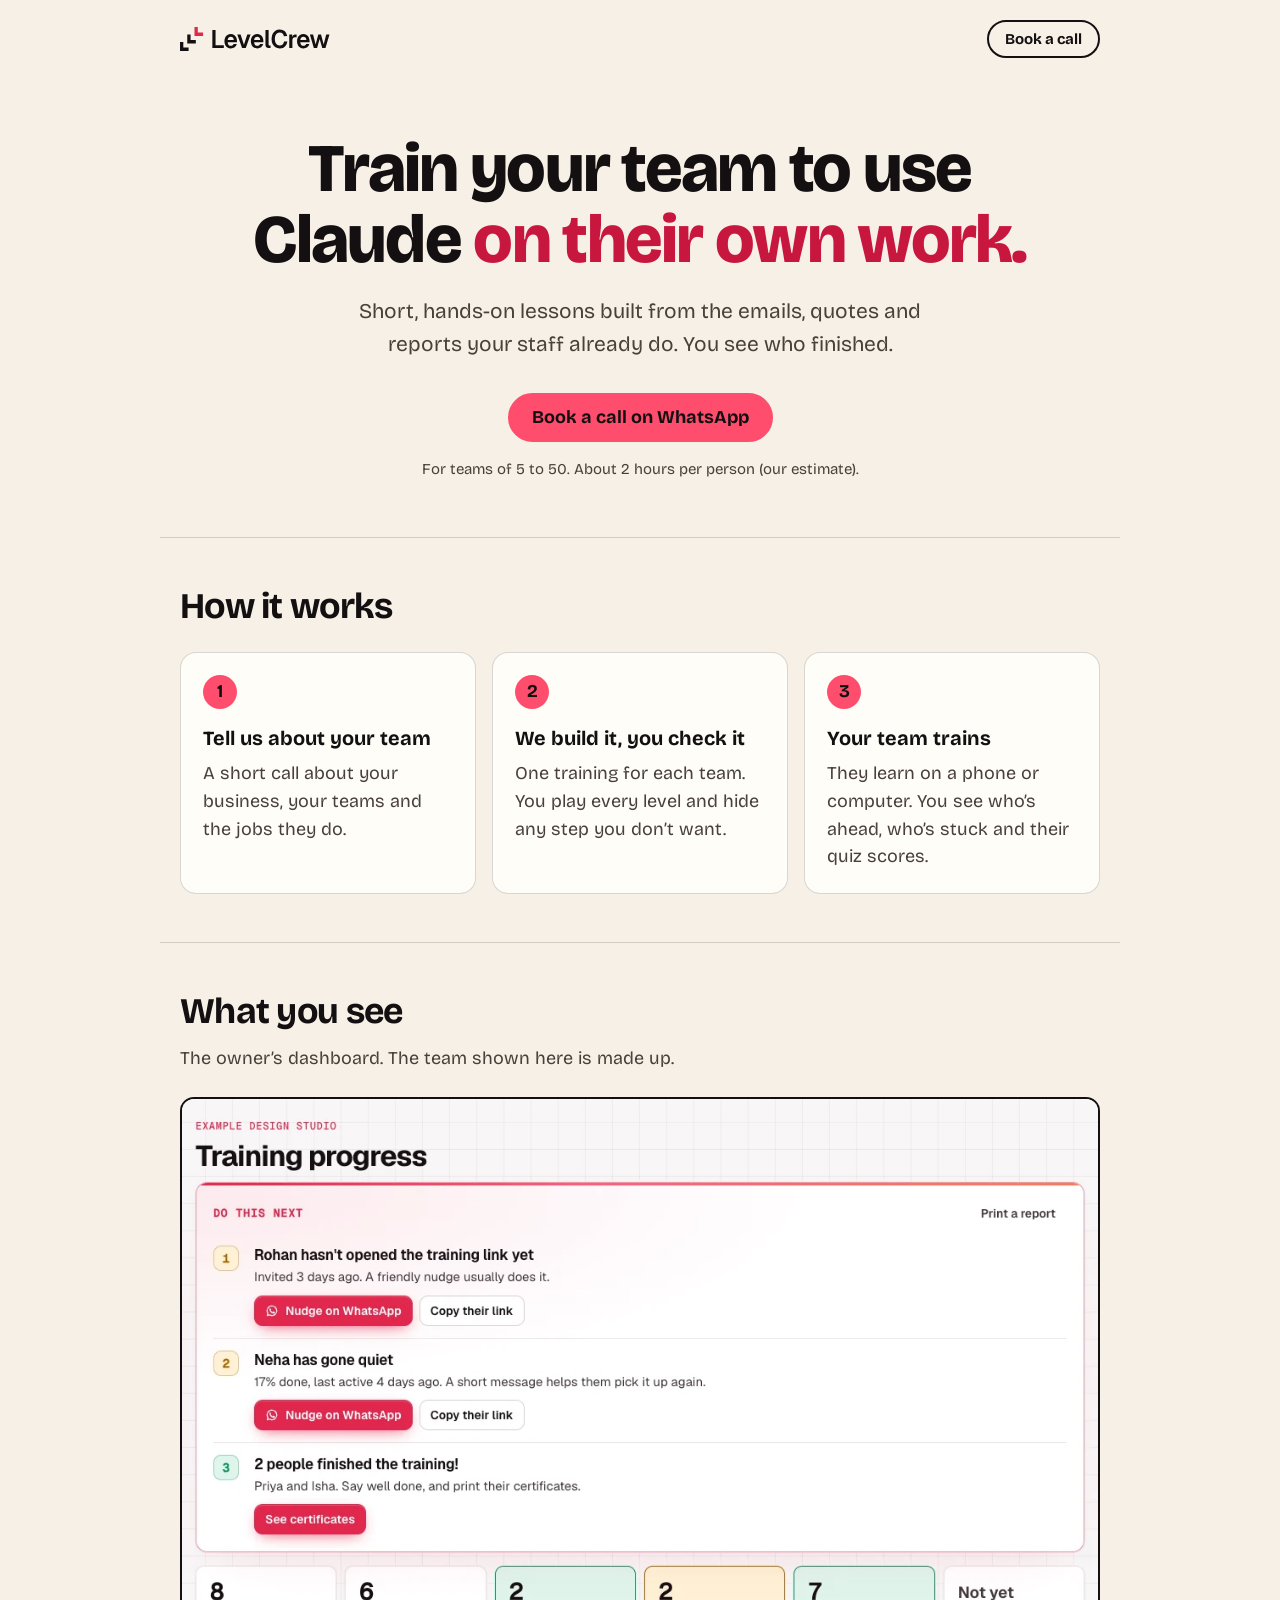
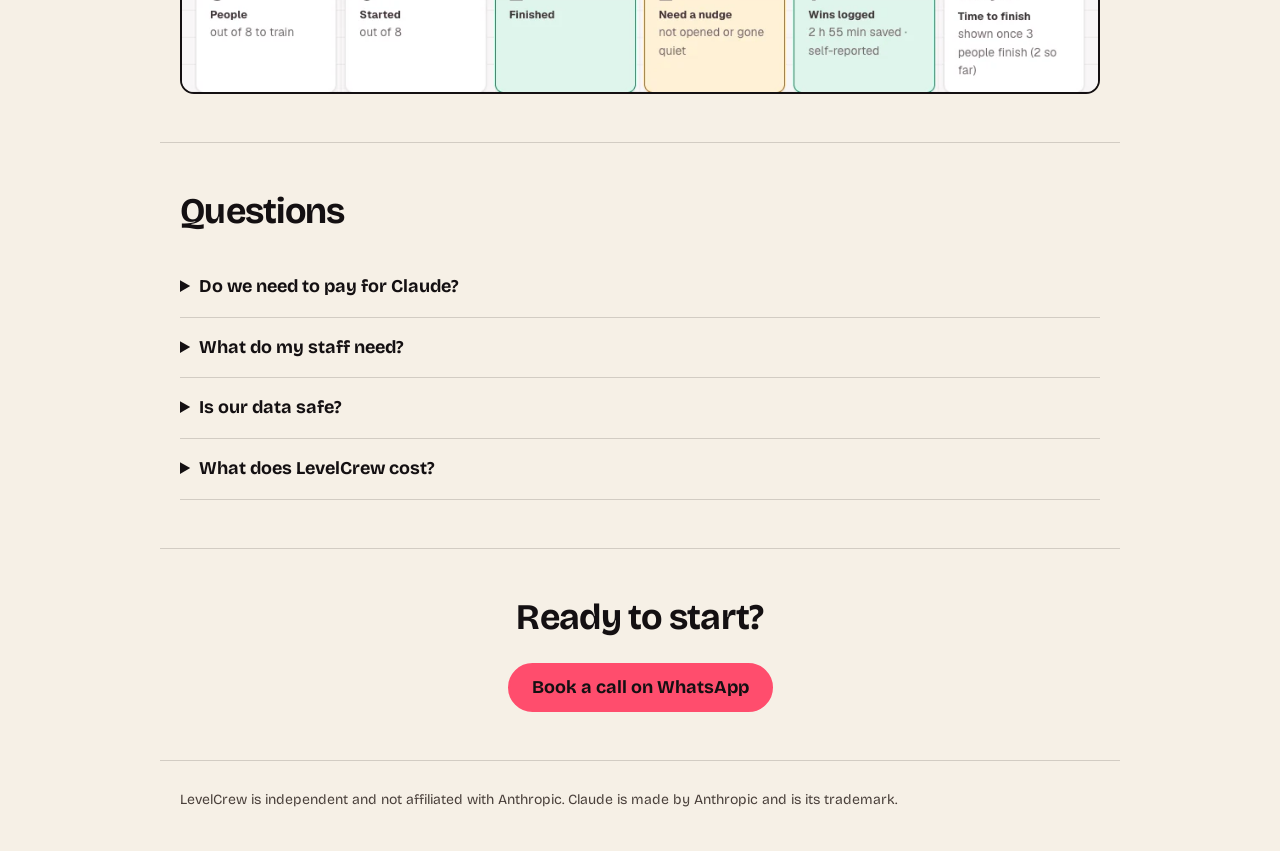
<file: index.html>
<!doctype html>
<html lang="en">
<head>
<meta charset="utf-8">
<meta name="viewport" content="width=device-width,initial-scale=1,viewport-fit=cover">
<title>LevelCrew · Claude training made from your team’s own work</title>
<meta name="description" content="Short, hands-on Claude lessons built from the jobs your staff already do. You see who finished.">
<meta property="og:type" content="website">
<meta property="og:title" content="LevelCrew · Claude training made from your team’s own work">
<meta property="og:description" content="Short, hands-on Claude lessons built from the jobs your staff already do. You see who finished.">
<meta property="og:url" content="https://pritish2008.github.io/levelcrew/">
<meta property="og:image" content="https://pritish2008.github.io/levelcrew/img/og.png">
<meta name="twitter:card" content="summary_large_image">
<link rel="icon" href="favicon.svg" type="image/svg+xml">
<link rel="preload" href="fonts/bricolage-grotesque.woff2" as="font" type="font/woff2" crossorigin>
<style>
@font-face{font-family:'Bricolage Grotesque';src:url(fonts/bricolage-grotesque.woff2) format('woff2');font-weight:200 800;font-display:swap}
:root{color-scheme:light dark;--paper:#f6f0e6;--card:#fffdf8;--ink:#141012;--ink-2:#4a403b;--line:rgba(20,16,18,.16);--coral:#ff4d6d;--coral-ink:#c8173f}
@media (prefers-color-scheme:dark){:root{--paper:#141012;--card:#201a1c;--ink:#f4f3ef;--ink-2:#d4cbc4;--line:rgba(244,243,239,.18);--coral-ink:#ff7a92}}
*{box-sizing:border-box;margin:0;padding:0}
html{scroll-behavior:smooth}
@media (prefers-reduced-motion:reduce){html{scroll-behavior:auto}}
body{background:var(--paper);color:var(--ink);font:400 18px/1.55 'Bricolage Grotesque',ui-sans-serif,system-ui,sans-serif}
.wrap{max-width:960px;margin:0 auto;padding-left:20px;padding-right:20px}
a{color:inherit}
a:focus-visible,summary:focus-visible{outline:3px solid var(--coral);outline-offset:3px;border-radius:4px}
.skip{position:absolute;left:-999px}.skip:focus{left:12px;top:12px;background:var(--card);padding:8px 12px;z-index:2}
header{display:flex;align-items:center;justify-content:space-between;gap:12px;padding-top:20px;padding-bottom:20px}
header img{display:block;width:150px;height:auto}
.btn{display:inline-block;padding:12px 22px;border:2px solid var(--ink);border-radius:999px;font-weight:700;text-decoration:none;line-height:1.2}
.btn:hover{background:var(--card)}
.btn-main,.btn-main:hover{background:var(--coral);border-color:var(--coral);color:#141012}
.btn-main:hover{filter:brightness(1.06)}
.btn-sm{padding:8px 16px;font-size:15px}
.hero{padding-top:56px;padding-bottom:56px;text-align:center}
h1{font-size:clamp(36px,7vw,68px);line-height:1.04;letter-spacing:-.025em;font-weight:800;text-wrap:balance}
h1 span{color:var(--coral-ink)}
.lede{max-width:600px;margin:20px auto 0;font-size:clamp(18px,2.4vw,21px);color:var(--ink-2)}
.actions{display:flex;flex-wrap:wrap;justify-content:center;gap:12px;margin-top:32px}
.fine{margin-top:16px;font-size:15px;color:var(--ink-2)}
section{padding-top:48px;padding-bottom:48px;border-top:1px solid var(--line)}
h2{font-size:clamp(26px,4vw,36px);letter-spacing:-.02em;line-height:1.15;margin-bottom:24px}
.steps{list-style:none;display:grid;grid-template-columns:repeat(auto-fit,minmax(240px,1fr));gap:16px}
.steps li{background:var(--card);border:1px solid var(--line);border-radius:16px;padding:22px}
.steps b{display:inline-grid;place-items:center;width:34px;height:34px;border-radius:50%;background:var(--coral);color:#141012}
h3{font-size:20px;margin:14px 0 6px}
.steps p,.sub,details p{color:var(--ink-2)}
.sub{margin:-12px 0 24px}
.shot{display:block;width:100%;height:auto;border:2px solid var(--ink);border-radius:14px}
details{border-bottom:1px solid var(--line);padding:16px 0}
summary{cursor:pointer;font-weight:700}
details p{margin-top:8px;max-width:680px}
.end{text-align:center}
footer{padding-top:28px;padding-bottom:40px;border-top:1px solid var(--line);font-size:14px;color:var(--ink-2)}
</style>
</head>
<body>
<a class="skip" href="#main">Skip to the page</a>
<header class="wrap">
  <picture>
    <source srcset="img/logo-dark.svg" media="(prefers-color-scheme: dark)">
    <img src="img/logo-light.svg" alt="LevelCrew" width="150" height="23">
  </picture>
  <a class="btn btn-sm" href="https://wa.me/919833500288?text=Hi%2C%20I%27d%20like%20to%20book%20a%20call%20about%20LevelCrew" target="_blank" rel="noopener">Book a call</a>
</header>

<main id="main">
  <div class="wrap hero">
    <h1>Train your team to use Claude <span>on their own work.</span></h1>
    <p class="lede">Short, hands-on lessons built from the emails, quotes and reports your staff already do. You see who finished.</p>
    <div class="actions">
      <a class="btn btn-main" href="https://wa.me/919833500288?text=Hi%2C%20I%27d%20like%20to%20book%20a%20call%20about%20LevelCrew" target="_blank" rel="noopener">Book a call on WhatsApp</a>
    </div>
    <p class="fine">For teams of 5 to 50. About 2 hours per person (our estimate).</p>
  </div>

  <section class="wrap" aria-labelledby="how-h">
    <h2 id="how-h">How it works</h2>
    <ol class="steps">
      <li><b>1</b><h3>Tell us about your team</h3><p>A short call about your business, your teams and the jobs they do.</p></li>
      <li><b>2</b><h3>We build it, you check it</h3><p>One training for each team. You play every level and hide any step you don’t want.</p></li>
      <li><b>3</b><h3>Your team trains</h3><p>They learn on a phone or computer. You see who’s ahead, who’s stuck and their quiz scores.</p></li>
    </ol>
  </section>

  <section class="wrap" aria-labelledby="see-h">
    <h2 id="see-h">What you see</h2>
    <p class="sub">The owner’s dashboard. The team shown here is made up.</p>
    <img class="shot" src="img/dashboard.webp" alt="LevelCrew owner dashboard for a made-up team, showing training progress" width="1080" height="700" loading="lazy">
  </section>

  <section class="wrap" aria-labelledby="faq-h">
    <h2 id="faq-h">Questions</h2>
    <details><summary>Do we need to pay for Claude?</summary><p>No. We build the training for the plan you have, Free included. Some parts of Claude, like Research and Cowork, come only with a paid plan.</p></details>
    <details><summary>What do my staff need?</summary><p>A phone or a computer, and a Claude account.</p></details>
    <details><summary>Is our data safe?</summary><p>You tell us what must never go into AI, and the training sticks to it. We never see your team’s chats with Claude.</p></details>
    <details><summary>What does LevelCrew cost?</summary><p>It depends on how many teams you want trained. We tell you on the call, before you agree to anything.</p></details>
  </section>

  <section class="wrap end" aria-labelledby="end-h">
    <h2 id="end-h">Ready to start?</h2>
    <a class="btn btn-main" href="https://wa.me/919833500288?text=Hi%2C%20I%27d%20like%20to%20book%20a%20call%20about%20LevelCrew" target="_blank" rel="noopener">Book a call on WhatsApp</a>
  </section>
</main>

<footer class="wrap">LevelCrew is independent and not affiliated with Anthropic. Claude is made by Anthropic and is its trademark.</footer>
</body>
</html>
</file>
